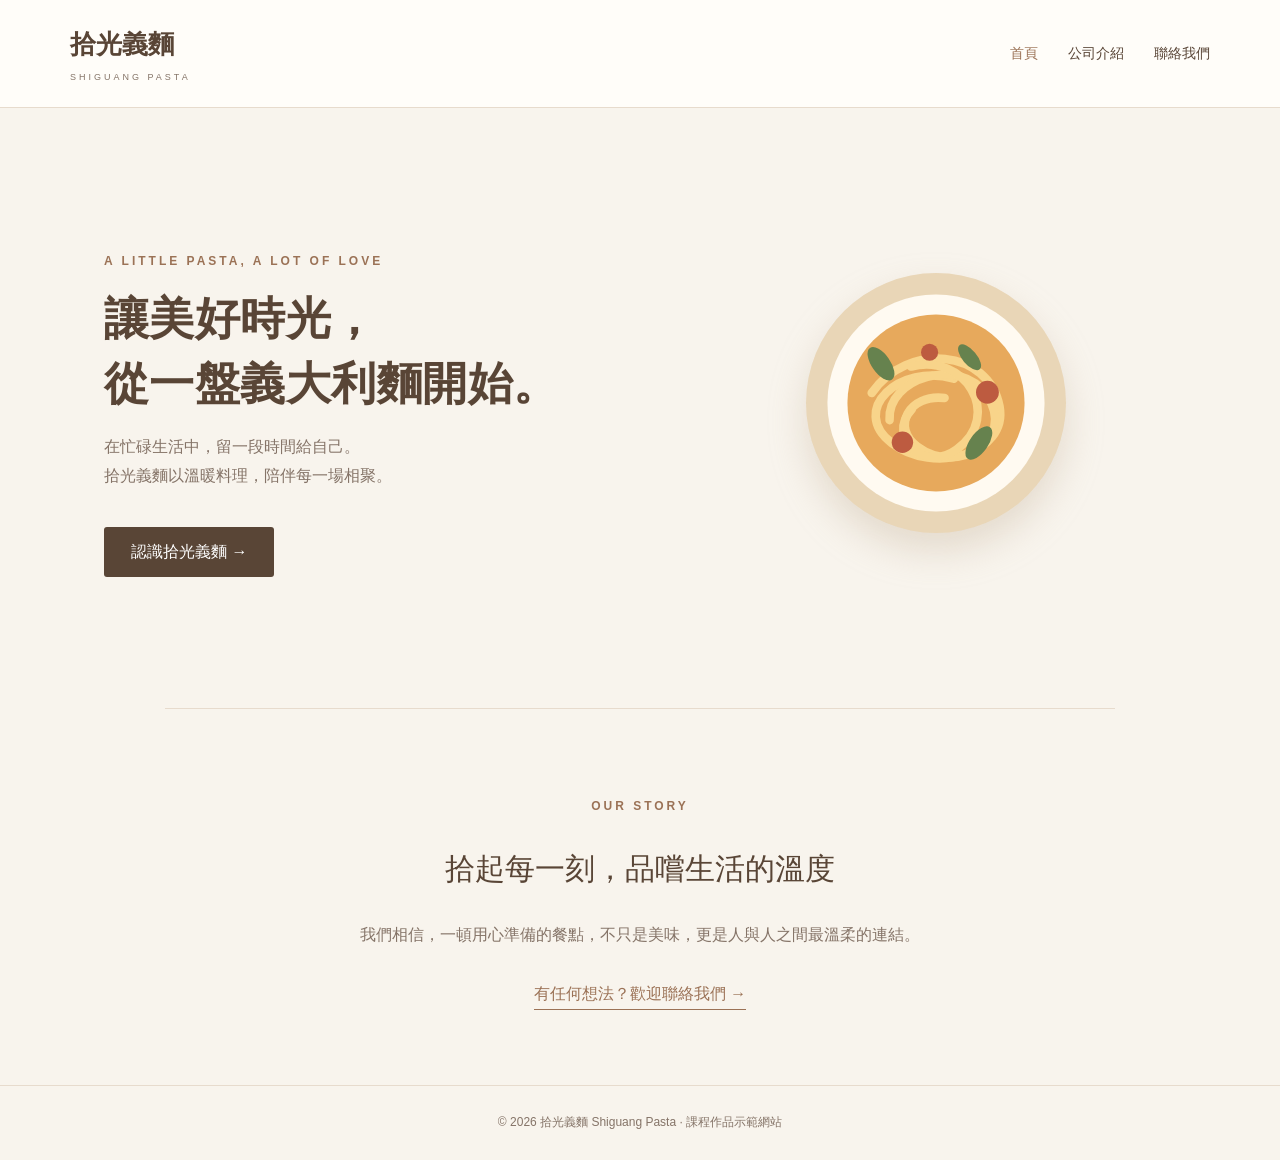
<file: index.html>
<!doctype html>
<html lang="zh-Hant">
<head>
  <meta charset="UTF-8">
  <meta name="viewport" content="width=device-width, initial-scale=1">
  <meta name="description" content="拾光義麵，以一盤義大利麵收藏日常的美好時光。">
  <title>拾光義麵｜首頁</title>
  <link rel="stylesheet" href="style.css">
  
<style>
  /* 首頁大標題調整 */
  .hero-content h1 {
    font-size: clamp(32px, 3.5vw, 54px);
    line-height: 1.45;
    letter-spacing: 0.01em;
  }
</style>

</head>
<body>
  <header class="site-header">
    <a class="brand" href="index.html">拾光義麵 <span>SHIGUANG PASTA</span></a>
    <nav aria-label="主選單">
      <a class="active" href="index.html">首頁</a>
      <a href="about.html">公司介紹</a>
      <a href="contact.html">聯絡我們</a>
    </nav>
  </header>
  <main>
    <section class="hero">
      <div class="hero-content">
        <p class="eyebrow">A LITTLE PASTA, A LOT OF LOVE</p>
        <h1>讓美好時光，<br>從一盤義大利麵開始。</h1>
        <p>在忙碌生活中，留一段時間給自己。<br>拾光義麵以溫暖料理，陪伴每一場相聚。</p>
        <a class="button" href="about.html">認識拾光義麵 →</a>
      </div>
      <div class="hero-art" role="img" aria-label="義大利麵與香草的插畫">
        <svg viewBox="0 0 420 420" xmlns="http://www.w3.org/2000/svg" aria-hidden="true">
          <circle cx="210" cy="210" r="182" fill="#e9d6b7"/>
          <circle cx="210" cy="210" r="152" fill="#fffaf1"/>
          <circle cx="210" cy="210" r="124" fill="#e7a95c"/>
          <g fill="none" stroke="#f8d48a" stroke-width="12" stroke-linecap="round">
            <path d="M120 196c50-72 164-61 179 19 12 66-92 96-151 51-60-46 11-112 87-90"/>
            <path d="M145 234c-4-60 99-90 136-35 43 64-42 113-97 72-37-27-12-74 38-68"/>
            <path d="M175 159c75-20 130 68 64 116-45 33-99-17-63-56"/>
          </g>
          <g fill="#66824e"><ellipse cx="133" cy="155" rx="13" ry="27" transform="rotate(-35 133 155)"/><ellipse cx="270" cy="266" rx="13" ry="27" transform="rotate(35 270 266)"/><ellipse cx="257" cy="146" rx="10" ry="22" transform="rotate(-40 257 146)"/></g>
          <g fill="#bd5b40"><circle cx="163" cy="265" r="15"/><circle cx="282" cy="195" r="16"/><circle cx="201" cy="139" r="12"/></g>
        </svg>
      </div>
    </section>
    <section class="intro container">
      <p class="eyebrow">OUR STORY</p>
      <h2>拾起每一刻，品嚐生活的溫度</h2>
      <p>我們相信，一頓用心準備的餐點，不只是美味，更是人與人之間最溫柔的連結。</p>
      <a class="text-link" href="contact.html">有任何想法？歡迎聯絡我們 →</a>
    </section>
  </main>
  <footer>© 2026 拾光義麵 Shiguang Pasta · 課程作品示範網站</footer>
</body>
</html>
</file>
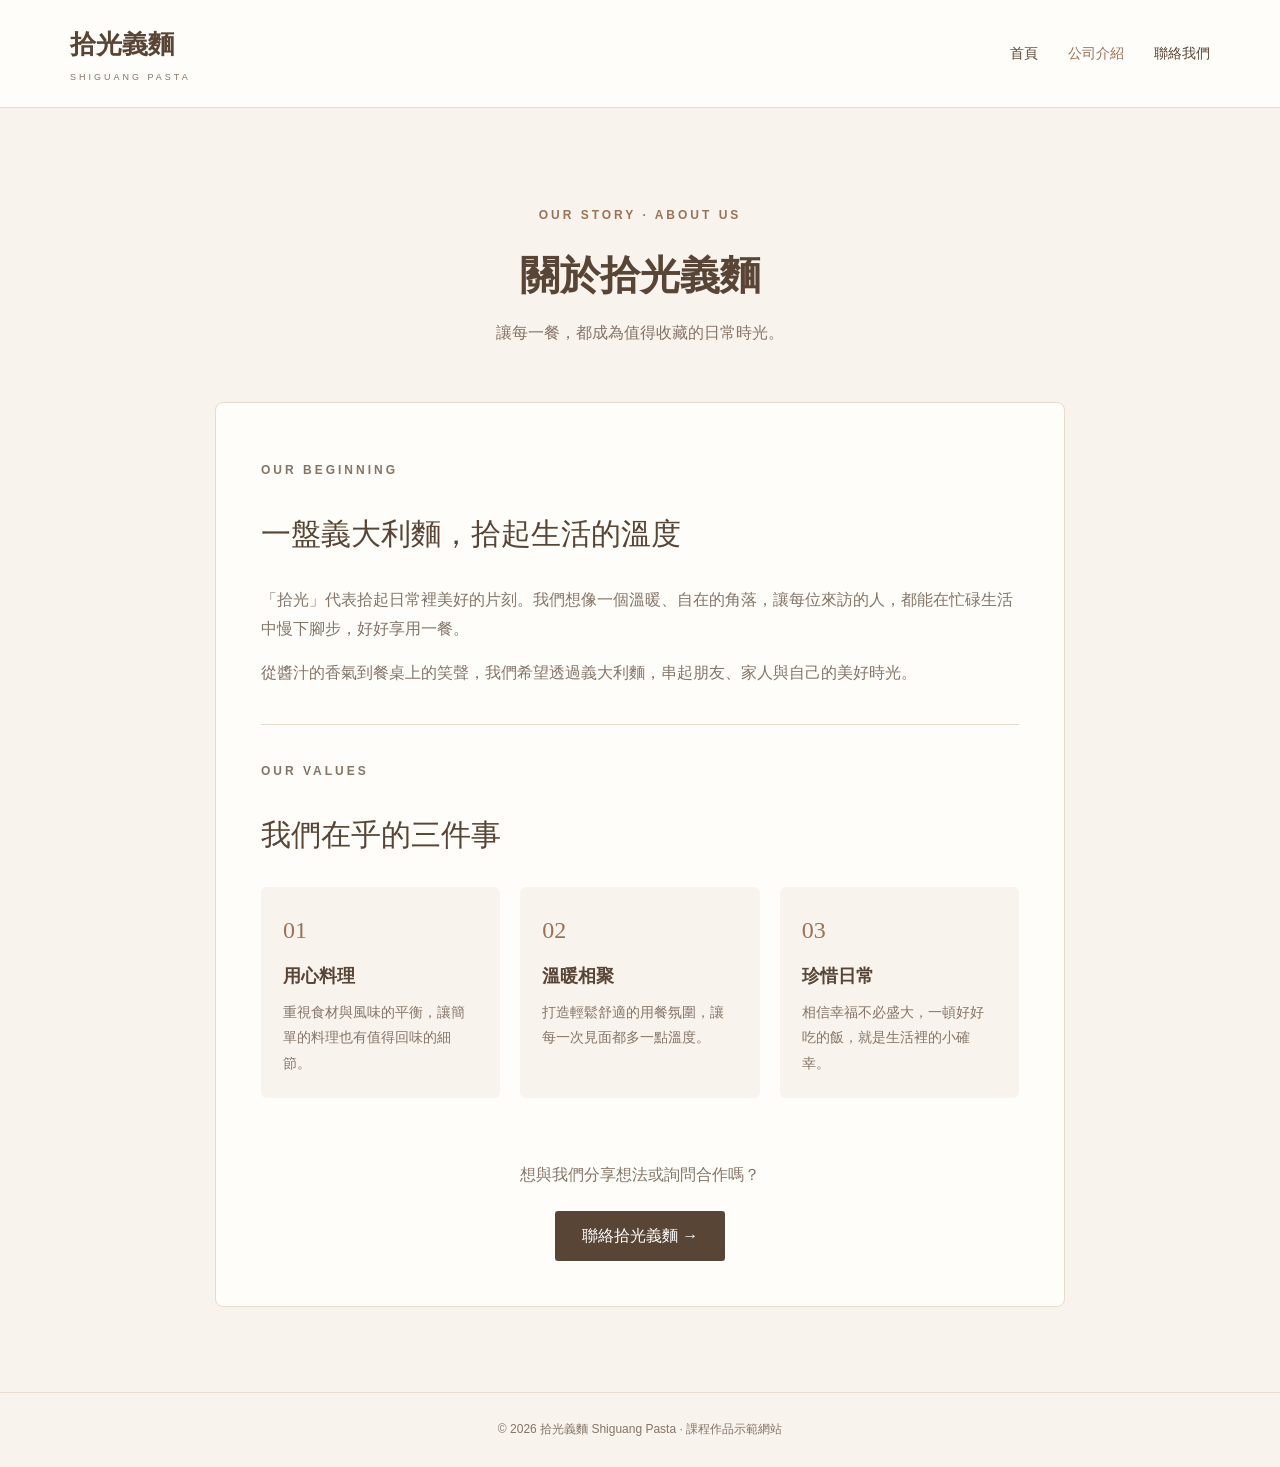
<file: about.html>
<!doctype html>
<html lang="zh-Hant">
<head>
  <meta charset="UTF-8">
  <meta name="viewport" content="width=device-width, initial-scale=1">
  <meta name="description" content="認識拾光義麵的品牌故事、料理理念與用餐體驗。">
  <title>拾光義麵｜公司介紹</title>
  <link rel="stylesheet" href="style.css">
</head>
<body>
  <header class="site-header">
    <a class="brand" href="index.html">拾光義麵 <span>SHIGUANG PASTA</span></a>
    <nav aria-label="主選單">
      <a href="index.html">首頁</a>
      <a class="active" aria-current="page" href="about.html">公司介紹</a>
      <a href="contact.html">聯絡我們</a>
    </nav>
  </header>
  <main>
    <section class="page-hero">
      <p class="eyebrow">OUR STORY · ABOUT US</p>
      <h1>關於拾光義麵</h1>
      <p>讓每一餐，都成為值得收藏的日常時光。</p>
    </section>
    <section class="content-card">
      <p class="eyebrow">OUR BEGINNING</p>
      <h2>一盤義大利麵，拾起生活的溫度</h2>
      <p>「拾光」代表拾起日常裡美好的片刻。我們想像一個溫暖、自在的角落，讓每位來訪的人，都能在忙碌生活中慢下腳步，好好享用一餐。</p>
      <p>從醬汁的香氣到餐桌上的笑聲，我們希望透過義大利麵，串起朋友、家人與自己的美好時光。</p>
      <div class="story-divider"></div>
      <p class="eyebrow">OUR VALUES</p>
      <h2>我們在乎的三件事</h2>
      <div class="values-grid">
        <article class="value-item"><span class="value-number">01</span><h3>用心料理</h3><p>重視食材與風味的平衡，讓簡單的料理也有值得回味的細節。</p></article>
        <article class="value-item"><span class="value-number">02</span><h3>溫暖相聚</h3><p>打造輕鬆舒適的用餐氛圍，讓每一次見面都多一點溫度。</p></article>
        <article class="value-item"><span class="value-number">03</span><h3>珍惜日常</h3><p>相信幸福不必盛大，一頓好好吃的飯，就是生活裡的小確幸。</p></article>
      </div>
      <div class="about-cta"><p>想與我們分享想法或詢問合作嗎？</p><a class="button" href="contact.html">聯絡拾光義麵 →</a></div>
    </section>
  </main>
  <footer>© 2026 拾光義麵 Shiguang Pasta · 課程作品示範網站</footer>
</body>
</html>
</file>
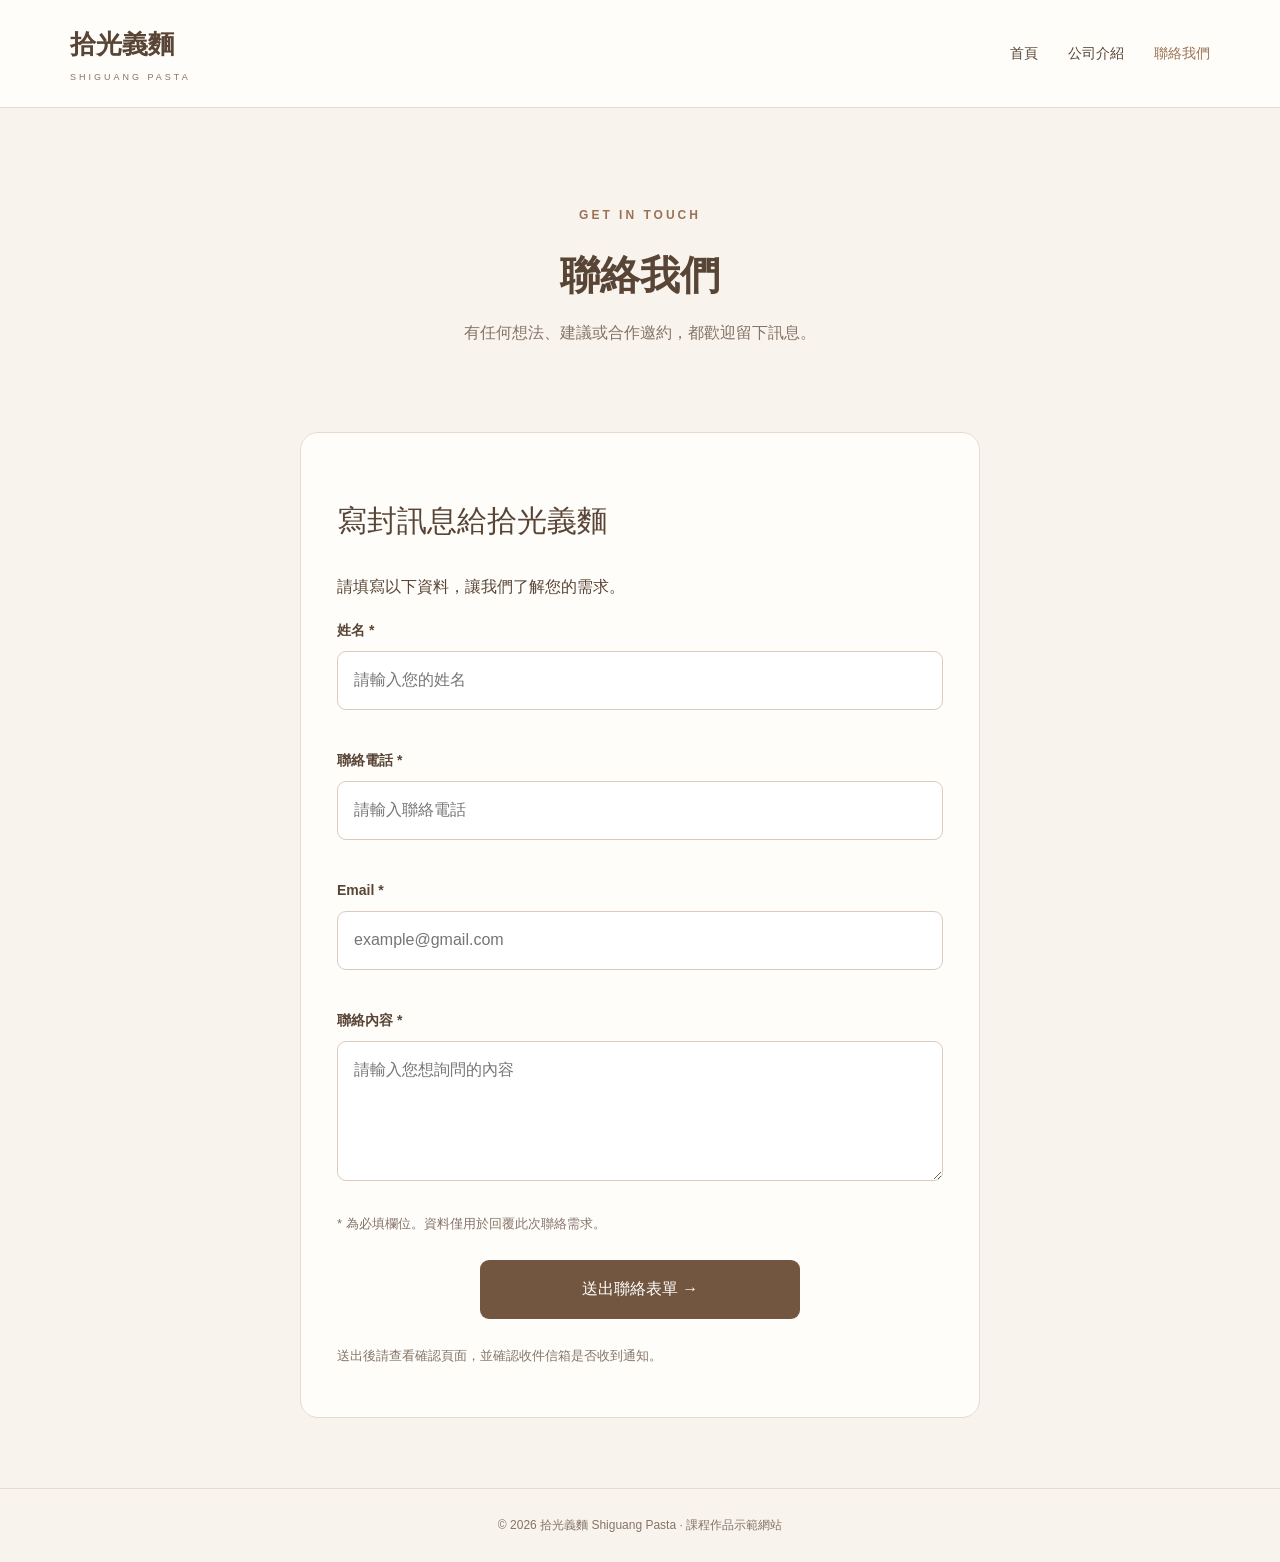
<file: contact.html>
<!doctype html>
<html lang="zh-Hant">
<head>
  <meta charset="UTF-8">
  <meta name="viewport" content="width=device-width, initial-scale=1">
  <meta name="description" content="拾光義麵聯絡表單">
  <title>拾光義麵｜聯絡我們</title>
  <link rel="stylesheet" href="style.css">

  <style>
    /* 僅作用於聯絡我們頁面 */

    .contact-card {
      width: calc(100% - 32px);
      max-width: 680px;
      margin: 30px auto 70px;
      padding: 36px;
      box-sizing: border-box;
      background: #fffdfa;
      border: 1px solid #e7dbcd;
      border-radius: 18px;
    }

    /* 四個欄位全部直式排列 */
    #contact-form .form-grid {
      display: flex !important;
      flex-direction: column !important;
      gap: 20px !important;
    }

    #contact-form .field,
    #contact-form .field.full {
      display: block !important;
      width: 100% !important;
      min-width: 0;
      box-sizing: border-box;
    }

    #contact-form label {
      display: block;
      margin-bottom: 8px;
      color: #594536;
      font-weight: 600;
    }

    #contact-form input,
    #contact-form textarea {
      display: block;
      width: 100%;
      max-width: 100%;
      box-sizing: border-box;
      padding: 14px 16px;
      border: 1px solid #dccabd;
      border-radius: 9px;
      background: #fff;
      font-size: 16px;
    }

    #contact-form textarea {
      min-height: 140px;
      resize: vertical;
    }

    #contact-form .submit-button {
      display: block;
      width: 100%;
      max-width: 320px;
      margin: 25px auto;
      padding: 15px;
      background: #725640;
      color: white;
      border: none;
      border-radius: 9px;
      cursor: pointer;
    }

    @media (max-width: 600px) {
      .contact-card {
        padding: 24px 18px;
      }
    }
  </style>
</head>

<body>
  <header class="site-header">
    <a class="brand" href="index.html">
      拾光義麵 <span>SHIGUANG PASTA</span>
    </a>
    <nav aria-label="主選單">
      <a href="index.html">首頁</a>
      <a href="about.html">公司介紹</a>
      <a class="active" aria-current="page"
         href="contact.html">聯絡我們</a>
    </nav>
  </header>

  <main>
    <section class="page-hero">
      <p class="eyebrow">GET IN TOUCH</p>
      <h1>聯絡我們</h1>
      <p>有任何想法、建議或合作邀約，都歡迎留下訊息。</p>
    </section>

    <section class="contact-card">
      <h2>寫封訊息給拾光義麵</h2>
      <p>請填寫以下資料，讓我們了解您的需求。</p>

      <form id="contact-form"
        action="https://script.google.com/macros/s/AKfycbyVJcouwRuigH7STW_je8IUxRluqRxq6W4EpG6BBRpLRoumA4zcnqGAll9b7EKD0cFgIA/exec"
        method="POST"
        target="_blank"
        accept-charset="UTF-8">

        <div class="form-grid">

          <div class="field">
            <label for="name">姓名 *</label>
            <input id="name" name="name"
              type="text" required
              maxlength="80"
              placeholder="請輸入您的姓名">
          </div>

          <div class="field">
            <label for="phone">聯絡電話 *</label>
            <input id="phone" name="phone"
              type="tel" required
              maxlength="40"
              placeholder="請輸入聯絡電話">
          </div>

          <div class="field">
            <label for="email">Email *</label>
            <input id="email" name="email"
              type="email" required
              maxlength="160"
              placeholder="example@gmail.com">
          </div>

          <div class="field">
            <label for="message">聯絡內容 *</label>
            <textarea id="message" name="message"
              required maxlength="3000"
              placeholder="請輸入您想詢問的內容"></textarea>
          </div>

        </div>

        <p class="note">
          * 為必填欄位。資料僅用於回覆此次聯絡需求。
        </p>

        <button class="button submit-button" type="submit">
          送出聯絡表單 →
        </button>

        <p class="note" id="form-hint" role="status">
          送出後請查看確認頁面，並確認收件信箱是否收到通知。
        </p>
      </form>
    </section>
  </main>

  <footer>
    © 2026 拾光義麵 Shiguang Pasta · 課程作品示範網站
  </footer>

  <script>
    document.getElementById('contact-form')
      .addEventListener('submit', function(event) {
        if (this.action.includes('YOUR_DEPLOYMENT_ID')) {
          event.preventDefault();
          document.getElementById('form-hint').textContent =
            '尚未設定寄信功能，請先完成 Apps Script 部署。';
        }
      });
  </script>
</body>
</html>
</file>
<file: style.css>
:root{--cream:#f8f4ed;--paper:#fffdf9;--brown:#594536;--muted:#857468;--accent:#9b7256;--line:#e7dbcd}*{box-sizing:border-box}body{margin:0;background:var(--cream);color:var(--brown);font-family:Arial,"Noto Sans TC","Microsoft JhengHei",sans-serif;line-height:1.8}a{color:inherit;text-decoration:none}.site-header{display:flex;justify-content:space-between;align-items:center;gap:20px;padding:22px max(5%,calc((100% - 1140px)/2));background:var(--paper);border-bottom:1px solid var(--line)}.brand{font-family:Georgia,serif;font-size:26px;font-weight:700;white-space:nowrap}.brand span{display:block;font-family:Arial,sans-serif;letter-spacing:3px;font-size:9px;font-weight:400;color:var(--muted)}nav{display:flex;gap:30px;font-size:14px}nav a:hover,nav a.active,.text-link{color:var(--accent)}.hero{max-width:1200px;margin:auto;min-height:600px;padding:85px 5%;display:grid;grid-template-columns:1.15fr 1fr;gap:40px;align-items:center}.eyebrow{font-size:12px;letter-spacing:3px;color:var(--accent);font-weight:bold}.hero h1{font-family:Georgia,"Noto Serif TC",serif;font-size:clamp(34px,4vw,55px);line-height:1.5;letter-spacing:2px;margin:15px 0}.hero p:not(.eyebrow){color:var(--muted)}.hero-art{max-width:420px;margin:auto;filter:drop-shadow(0 18px 18px #bca88e55)}.hero-art svg{width:100%}.button{display:inline-block;margin-top:20px;background:var(--brown);color:white;padding:11px 27px;border-radius:3px}.button:hover{background:var(--accent)}.container{max-width:950px;margin:auto;padding:75px 24px}.intro{text-align:center;border-top:1px solid var(--line)}h2{font-family:Georgia,"Noto Serif TC",serif;font-size:30px;font-weight:500}.intro>p:not(.eyebrow){color:var(--muted)}.text-link{display:inline-block;margin-top:14px;border-bottom:1px solid var(--accent)}footer{text-align:center;font-size:12px;color:var(--muted);padding:26px;border-top:1px solid var(--line)}.page-hero{text-align:center;padding:85px 20px 55px}.page-hero h1{font-size:40px;margin:8px}.content-card{max-width:850px;margin:0 auto 85px;background:var(--paper);border:1px solid var(--line);padding:45px;border-radius:8px}.content-card p{color:var(--muted)}.form-grid{display:grid;grid-template-columns:1fr 1fr;gap:18px}.field{display:flex;flex-direction:column;gap:6px;margin-bottom:18px}.field.full{grid-column:1/-1}label{font-weight:600;font-size:14px}input,textarea{width:100%;padding:12px;border:1px solid #d9c9b9;border-radius:4px;font:inherit;background:#fff}textarea{min-height:150px;resize:vertical}.note{font-size:13px;color:var(--muted)}#status{margin-top:14px;font-weight:600}@media(max-width:700px){.site-header{flex-direction:column;padding:18px}.brand{text-align:center}nav{gap:18px}.hero{grid-template-columns:1fr;padding:60px 24px;text-align:center;min-height:0}.hero-art{max-width:290px}.content-card{margin:0 18px 55px;padding:24px}.form-grid{grid-template-columns:1fr}.page-hero{padding:55px 20px 35px}}
/* 公司介紹與聯絡頁補充樣式 */
.page-hero>p:not(.eyebrow){color:var(--muted);margin:0 auto;max-width:650px}.story-divider{height:1px;background:var(--line);margin:36px 0}.values-grid{display:grid;grid-template-columns:repeat(3,minmax(0,1fr));gap:20px;margin:25px 0}.value-item{background:var(--cream);padding:22px;border-radius:6px}.value-number{font-family:Georgia,serif;font-size:24px;color:var(--accent)}.value-item h3{font-size:18px;margin:8px 0}.value-item p{font-size:14px;margin:0}.about-cta{text-align:center;padding-top:22px}.about-cta .button{margin-top:5px}.required{color:#a24e3c}.submit-button{font:inherit;border:0;cursor:pointer}.submit-button:focus-visible,a:focus-visible,input:focus-visible,textarea:focus-visible{outline:3px solid #b78b69;outline-offset:3px}#form-hint{margin-top:18px}@media(max-width:700px){.values-grid{grid-template-columns:1fr}}
</file>
